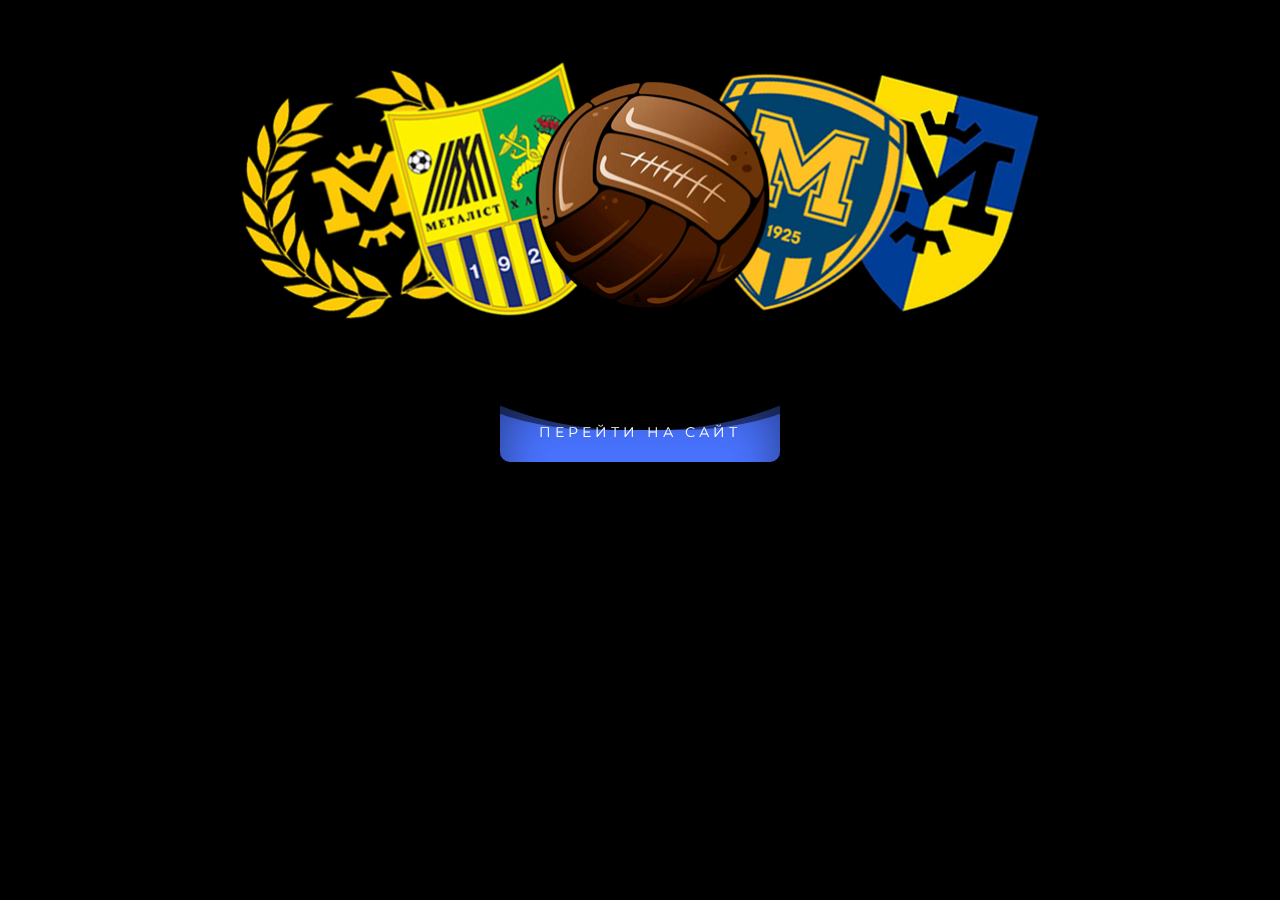
<file: index.html>
<!-- Сообщаем браузеру как стоит обрабатывать эту страницу -->
<!DOCTYPE html>
<!-- Оболочка документа, указываем язык содержимого -->
<html lang="ru">
	<!-- Заголовок страницы, контейнер для других важных данных (не отображается) -->
	<head>
		<!-- Заголовок страницы в браузере -->
		<title>Welcome</title>
		<!-- Подключаем CSS -->
		<link rel="stylesheet" href="css/style.css" />
		<!-- Кодировка страницы -->
		<meta http-equiv="Content-type" content="text/html;charset=UTF-8" />
	</head>
	<!-- Отображаемое тело страницы -->
<body>
	<header>
		<div class="shapka">
			<div class="shapka__logo">
				<img src="img/logo.png" alt="" class="logomkh">
			</div>
		</div>
	</header>
	<div class="wrapper">
		<a href="main/main.html" class="knopka">
			<span class="knopka__text">Перейти на сайт</span>
			<span class="knopka__wave"></span>
		</a>
	</div>
</body>
</html>
</file>
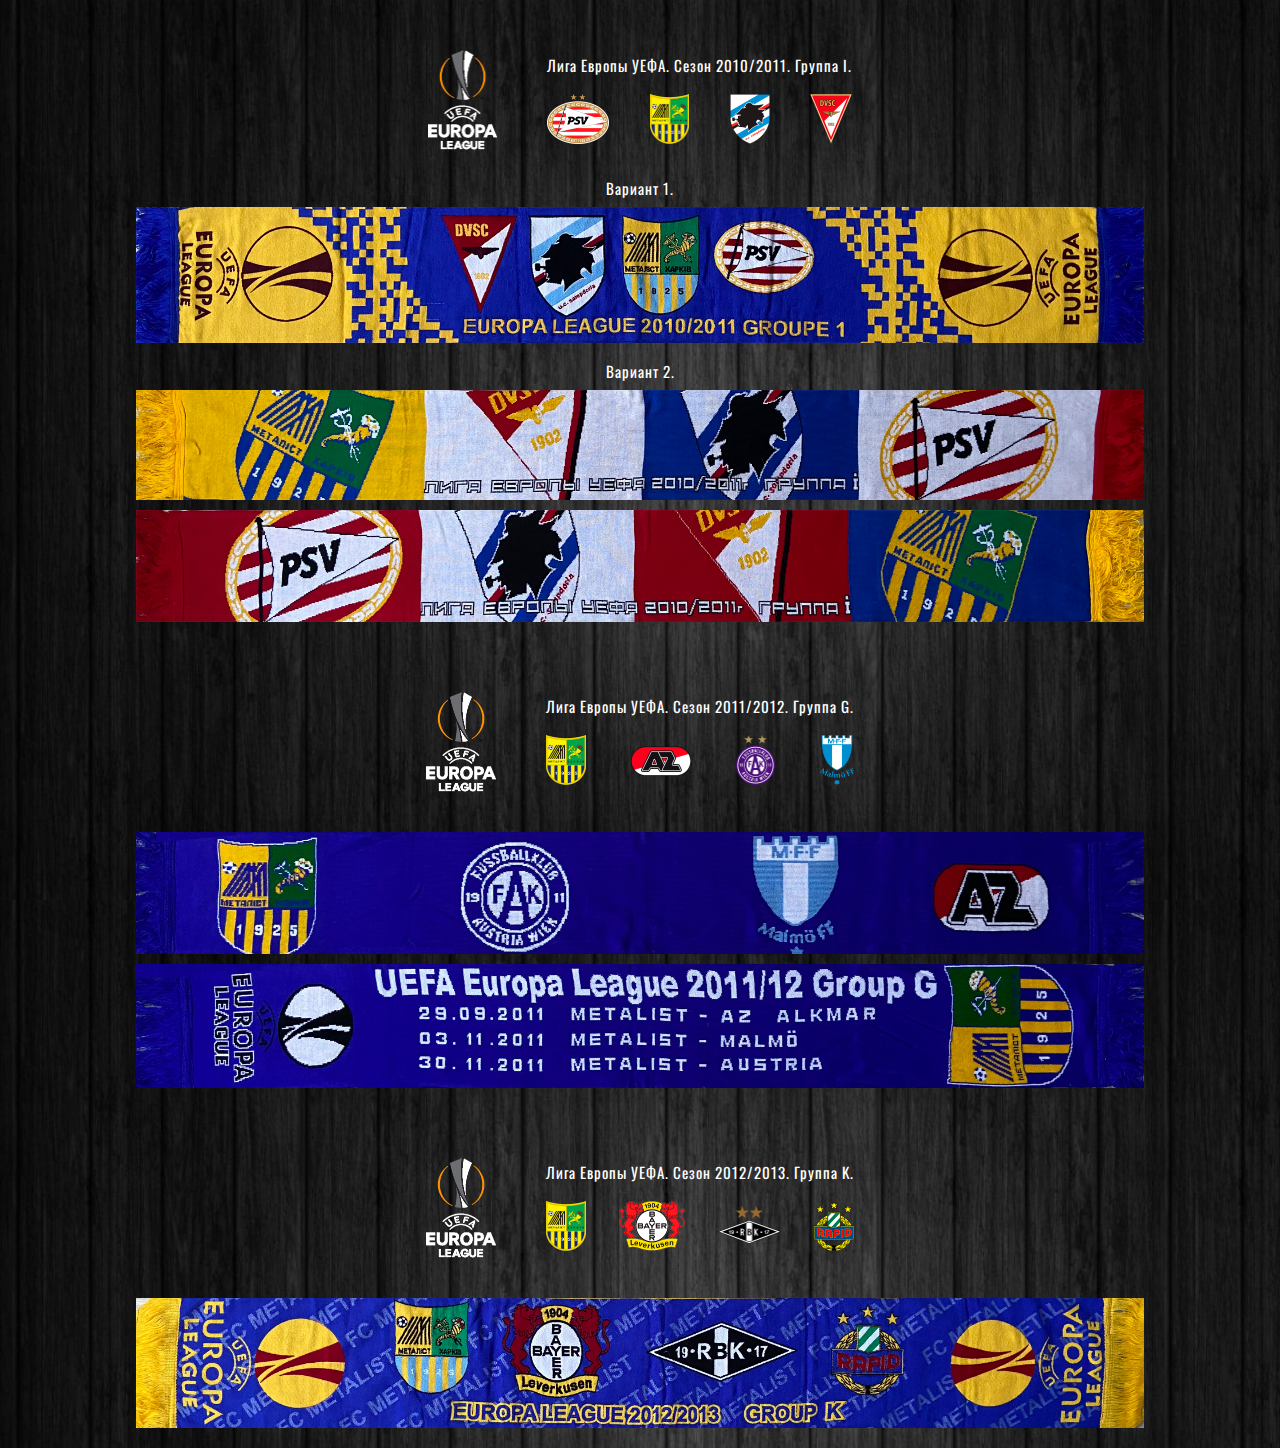
<file: main/league.html>
<!-- Сообщаем браузеру как стоит обрабатывать эту страницу -->
<!DOCTYPE html>
<!-- Оболочка документа, указываем язык содержимого -->
<html lang="ru">
	<!-- Заголовок страницы, контейнер для других важных данных (не отображается) -->
	<head>
		<!-- Заголовок страницы в браузере -->
		<title>League</title>
		<!-- Подключаем CSS -->
		<link rel="stylesheet" href="../css/league.css" />
		<!-- Кодировка страницы -->
		<meta http-equiv="Content-type" content="text/html;charset=UTF-8" />
	</head>
	<!-- Отображаемое тело страницы -->
<body>
	<header></header>
	<div class="wrapper">
		<div class="scarves">
			<div class="osnova">
				<div class="osnova__logo">
					<img src="../img/league/europa_league2.png" alt="">
				</div>
				<div class="osnova__text">
					<div class="osnova__text__txt">Лига Европы УЕФА. Сезон 2010/2011. Группа I.</div>
					<div class="osnova__text__logo">
						<div class="clubs"><img src="../img/clubs/league/psv.png" alt=""></div>
						<div class="clubs"><img src="../img/clubs/metal/metalist.png" alt=""></div>
						<div class="clubs"><img src="../img/clubs/league/sampdoria.png" alt=""></div>
						<div class="clubs"><img src="../img/clubs/league/debrecen.png" alt=""></div>
					</div>
				</div>
			</div>
			<div class="scarf">
				<div class="scarf__text">Вариант 1.</div>
				<div class="scarf__picture">
					<img src="../img/scarf/uefa/2010-2011w1.jpg" alt="">
				</div>
			</div>
			<div class="scarf">
				<div class="scarf__text">Вариант 2.</div>
				<div class="scarf__picture">
					<img src="../img/scarf/uefa/2010-2011w2.jpg" alt="">
					<img src="../img/scarf/uefa/2010-2011w3.jpg" alt="">
				</div>
			</div>
		</div>
		<div class="scarves">
			<div class="osnova">
				<div class="osnova__logo">
					<img src="../img/league/europa_league2.png" alt="">
				</div>
				<div class="osnova__text">
					<div class="osnova__text__txt">Лига Европы УЕФА. Сезон 2011/2012. Группа G.</div>
					<div class="osnova__text__logo">
						<div class="clubs"><img src="../img/clubs/metal/metalist.png" alt=""></div>
						<div class="clubs"><img src="../img/clubs/league/az.png" alt=""></div>
						<div class="clubs"><img src="../img/clubs/league/austria.png" alt=""></div>
						<div class="clubs"><img src="../img/clubs/league/malmo.png" alt=""></div>
					</div>
				</div>
			</div>
			<div class="scarf">
				<div class="scarf__picture">
					<img src="../img/scarf/uefa/2011-2012w1.jpg" alt="">
					<img src="../img/scarf/uefa/2011-2012w2.jpg" alt="">
				</div>
			</div>
		</div>
		<div class="scarves">
			<div class="osnova">
				<div class="osnova__logo">
					<img src="../img/league/europa_league2.png" alt="">
				</div>
				<div class="osnova__text">
					<div class="osnova__text__txt">Лига Европы УЕФА. Сезон 2012/2013. Группа K.</div>
					<div class="osnova__text__logo">
						<div class="clubs"><img src="../img/clubs/metal/metalist.png" alt=""></div>
						<div class="clubs"><img src="../img/clubs/league/bayer.png" alt=""></div>
						<div class="clubs"><img src="../img/clubs/league/rosenborg.png" alt=""></div>
						<div class="clubs"><img src="../img/clubs/league/rapid.png" alt=""></div>
					</div>
				</div>
			</div>
			<div class="scarf">
				<div class="scarf__picture">
					<img src="../img/scarf/uefa/2012-2013.jpg" alt="">
				</div>
			</div>
		</div>
		<!--<div class="navigation">
			<div class="zagolovok">Навигация по сезонам:</div>
			<div class="turniry">
				<div class="season">
					<div class="logo">
						<img src="../img/league/uefa_cup.png" alt="">
					</div>
					<div class="number">07/08</div>
				</div>
				<div class="season">
					<div class="logo">
						<a href=""><img src="../img/league/uefa_cup.png" alt=""></a>
					</div>
					<div class="number">08/09</div>
				</div>
				<div class="season">
					<div class="logo">
						<img src="../img/league/europa_league.png" alt="">
					</div>
					<div class="number">09/10</div>
				</div>
				<div class="season">
					<div class="logo">
						<a href=""><img src="../img/league/europa_league.png" alt=""></a>
					</div>
					<div class="number">10/11</div>
				</div>
				<div class="season">
					<div class="logo">
						<a href=""><img src="../img/league/europa_league.png" alt=""></a>
					</div>
					<div class="number">11/12</div>
				</div>
				<div class="season">
					<div class="logo">
						<a href=""><img src="../img/league/europa_league.png" alt=""></a>
					</div>
					<div class="number">12/13</div>
				</div>
				<div class="season">
					<div class="logo">
						<img src="../img/league/champions.png" alt="">
					</div>
					<div class="number">13/14</div>
				</div>
				<div class="season">
					<div class="logo">
						<img src="../img/league/europa_league.png" alt="">
					</div>
					<div class="number">14/15</div>
				</div>
			</div>
		</div>-->
	</div>
	<footer></footer>
</body>
</html>
</file>
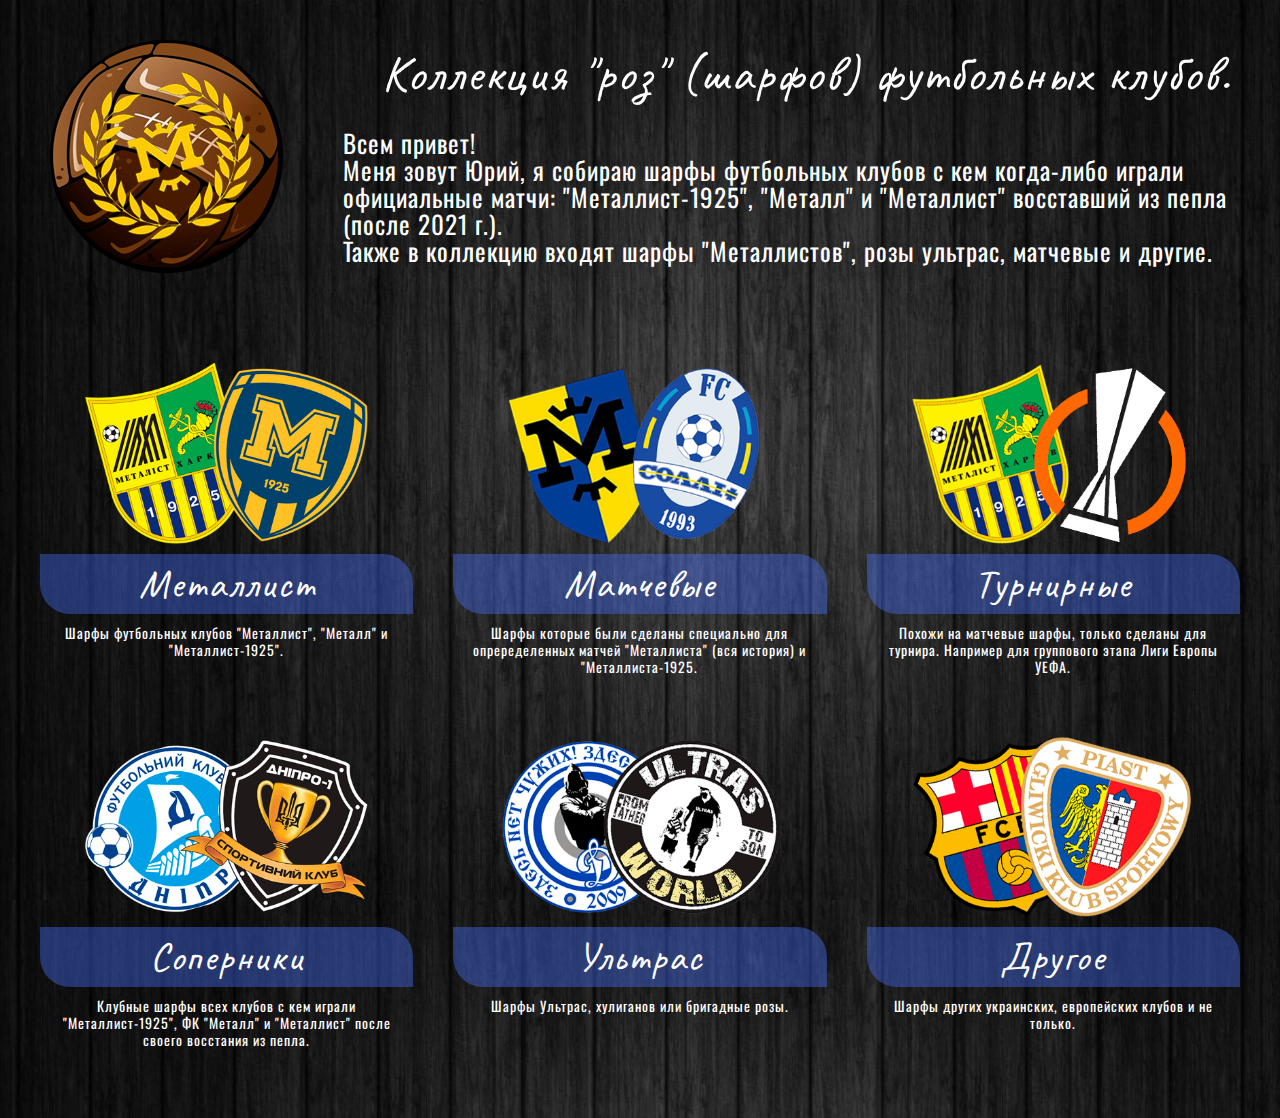
<file: main/main.html>
<!-- Сообщаем браузеру как стоит обрабатывать эту страницу -->
<!DOCTYPE html>
<!-- Оболочка документа, указываем язык содержимого -->
<html lang="ru">
	<!-- Заголовок страницы, контейнер для других важных данных (не отображается) -->
	<head>
		<!-- Заголовок страницы в браузере -->
		<title>Welcome</title>
		<!-- Подключаем CSS -->
		<link rel="stylesheet" href="../css/main.css" />
		<!-- Кодировка страницы -->
		<meta http-equiv="Content-type" content="text/html;charset=UTF-8" />
	</head>
	<!-- Отображаемое тело страницы -->
<body>
	<header>
		<div class="logo">
			<img src="../img/logo_main.png" alt="">
		</div>
		<div class="glavnoe">
			<h1>Коллекция "роз" (шарфов) футбольных клубов.</h1>
			<div class="text">
				<p>Всем привет! <br>Меня зовут Юрий, я собираю шарфы футбольных клубов с кем когда-либо играли официальные матчи:
							"Металлист-1925", "Металл" и "Металлист" восставший из пепла (после 2021 г.).</p>
				<p>Также в коллекцию входят шарфы "Металлистов", розы ультрас, матчевые и другие.</p>
				
			</div>	
		</div>
	</header>
	<div class="wrapper">
		<div class="block">
			<div class="block__one metalist">
				<div class="emblem">
					<a href="../main/metalist.html"><img src="../img/main/metal.png" alt=""></a>
				</div>
				<div class="zagolovok">
					<h2>Металлист</h2>
				</div>
				<div class="text">Шарфы футбольных клубов "Металлист", "Металл" и "Металлист-1925".
				</div>
			</div>
			<div class="block__one match">
				<div class="emblem">
					<a href="match.html"><img src="../img/main/match.png" alt=""></a>
				</div>
				<div class="zagolovok">
					<h2>Матчевые</h2>
				</div>
				<div class="text">Шарфы которые были сделаны специально для опреределенных матчей "Металлиста" (вся история) и "Металлиста-1925.
				</div>
			</div>
			<div class="block__one league">
				<div class="emblem">
					<a href="../main/league.html"><img src="../img/main/uefa.png" alt=""></a>
				</div>
				<div class="zagolovok">
					<h2>Турнирные</h2>
				</div>
				<div class="text">Похожи на матчевые шарфы, только сделаны для турнира. Например для группового этапа Лиги Европы УЕФА.
				</div>
			</div>
		</div>
		<div class="block">
			<div class="block__one clubs">
				<div class="emblem">
					<a href="../main/clubs.html"><img src="../img/main/upl.png" alt=""></a>
				</div>
				<div class="zagolovok">
					<h2>Соперники</h2>
				</div>
				<div class="text">Клубные шарфы всех клубов с кем играли "Металлист-1925", ФК "Металл" и "Металлист" после своего восстания из пепла.
				</div>
			</div>
			<div class="block__one ultras">
				<div class="emblem">
					<a href="../main/ultras.html"><img src="../img/main/ultras.png" alt=""></a>
				</div>
				<div class="zagolovok">
					<h2>Ультрас</h2>
				</div>
				<div class="text">Шарфы Ультрас, хулиганов или бригадные розы.
				</div>
			</div>
			<div class="block__one europe">
				<div class="emblem">
					<a href="../main/europe.html"><img src="../img/main/drugie.png" alt=""></a>
				</div>
				<div class="zagolovok">
					<h2>Другое</h2>
				</div>
				<div class="text">Шарфы других украинских, европейских клубов и не только.
				</div>
			</div>	
		</div>
	</div>
	<footer></footer>
</body>
</html>
</file>
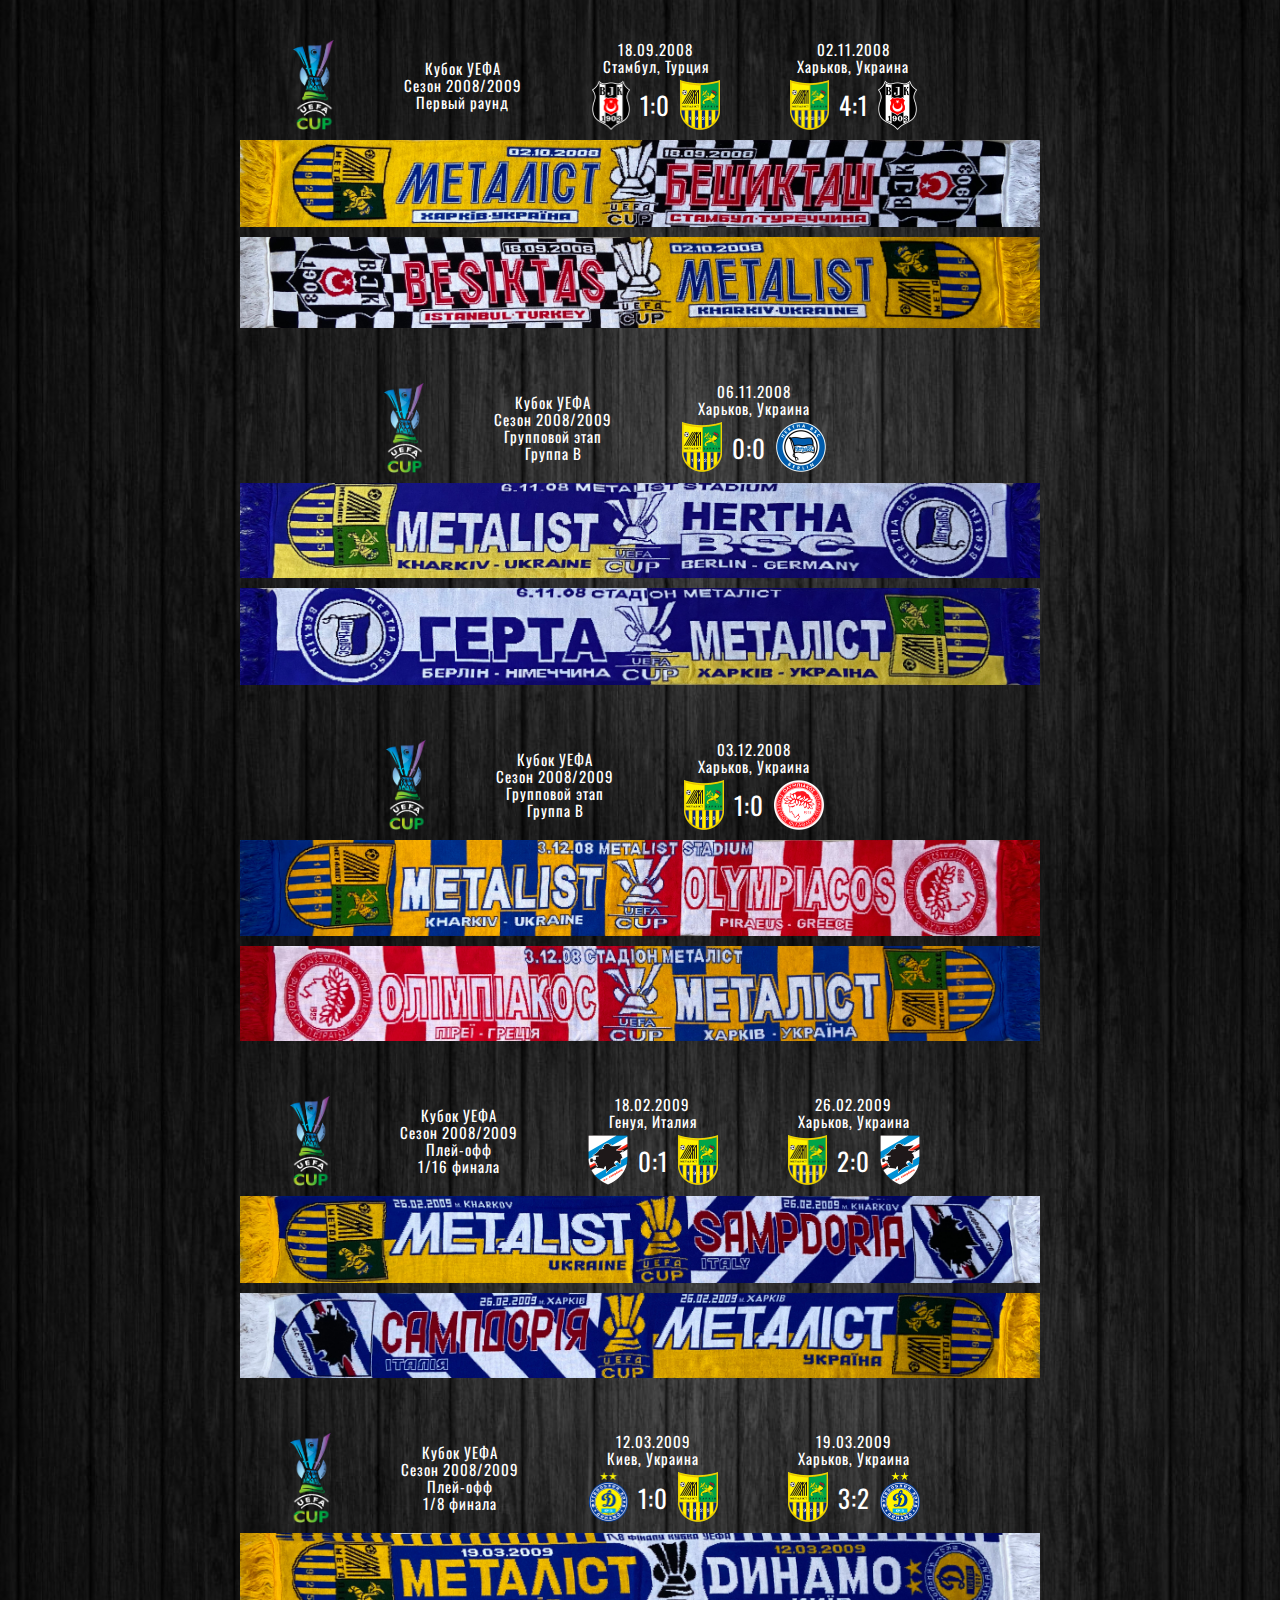
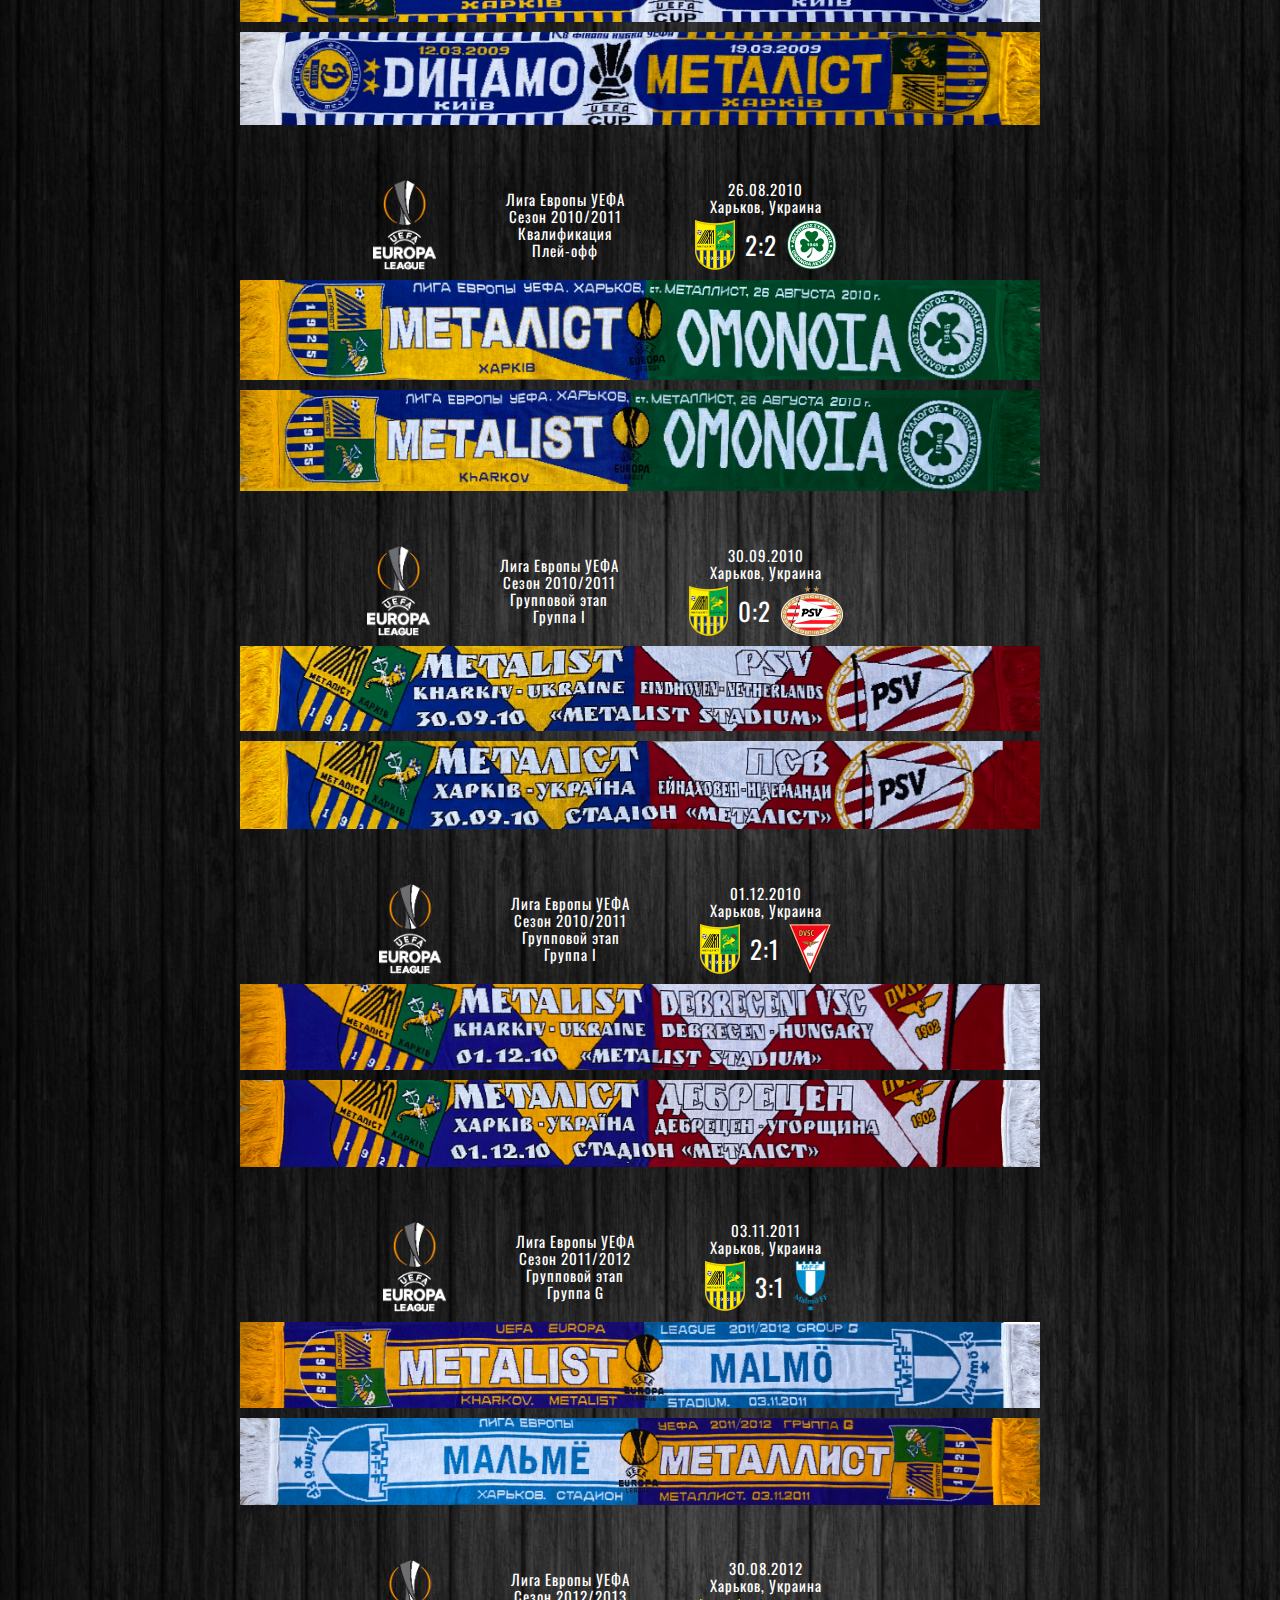
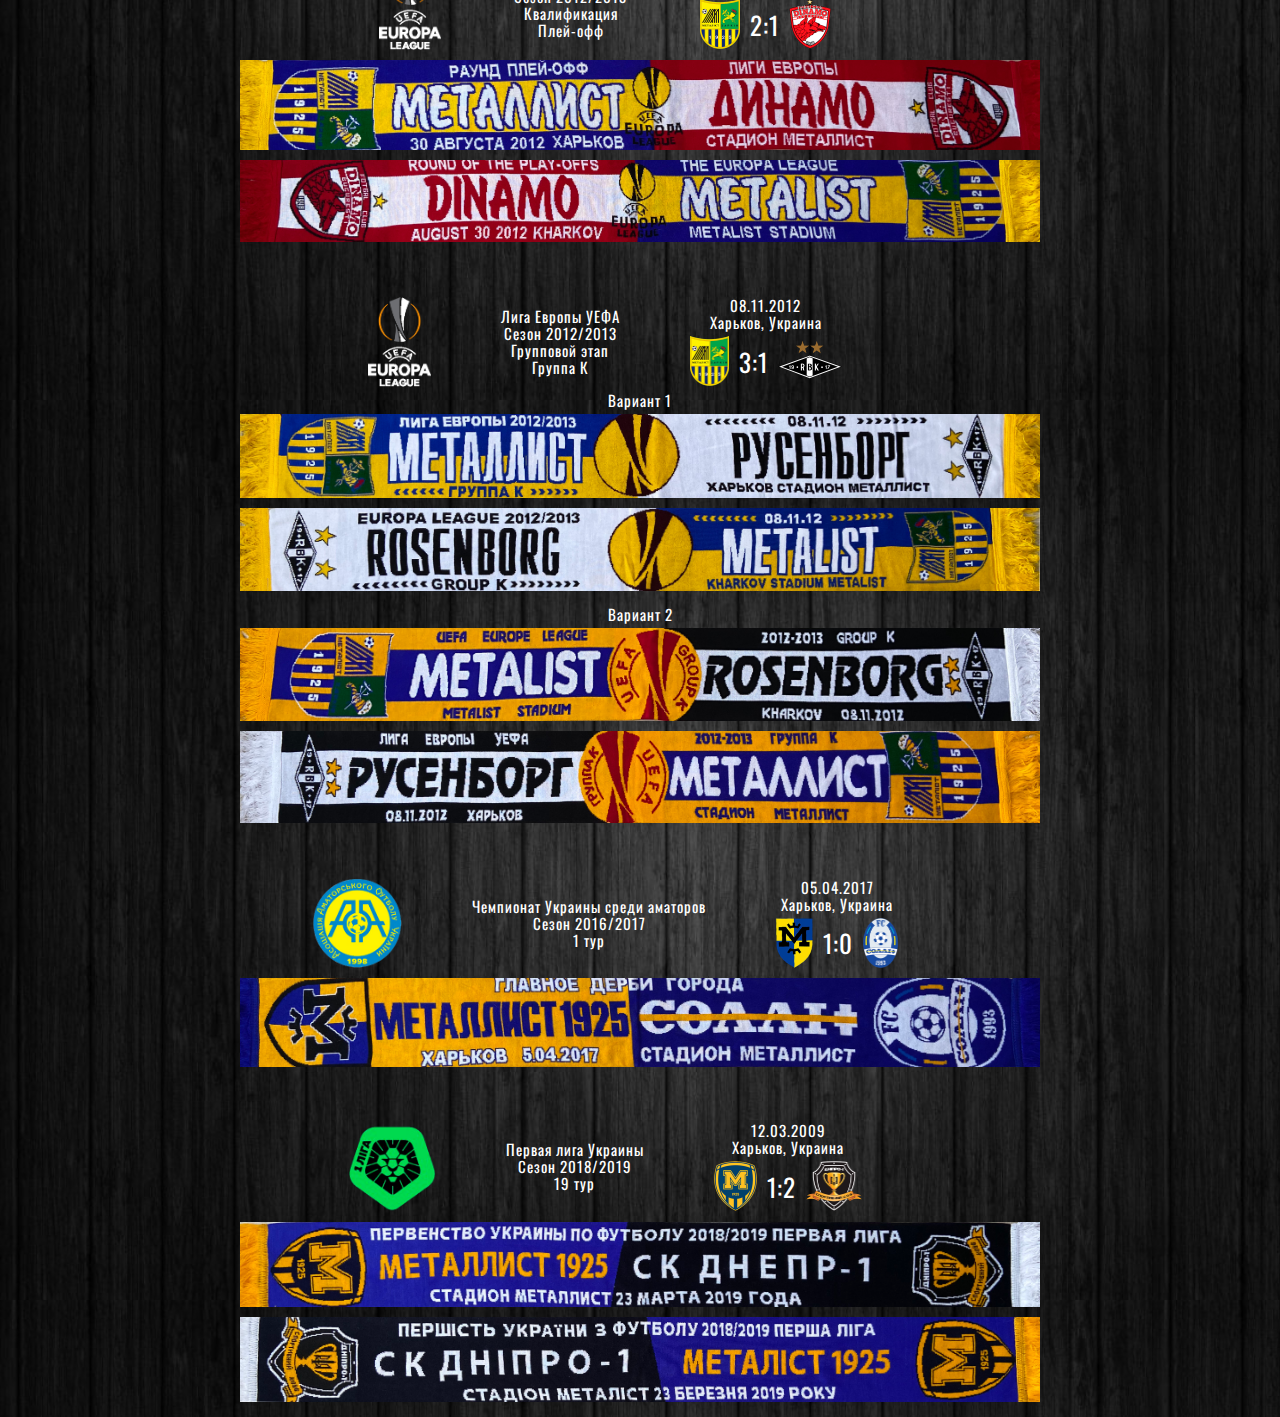
<file: main/match.html>
<!-- Сообщаем браузеру как стоит обрабатывать эту страницу -->
<!DOCTYPE html>
<!-- Оболочка документа, указываем язык содержимого -->
<html lang="ru">
	<!-- Заголовок страницы, контейнер для других важных данных (не отображается) -->
	<head>
		<!-- Заголовок страницы в браузере -->
		<title>Match scarf</title>
		<!-- Подключаем CSS -->
		<link rel="stylesheet" href="../css/match.css" />
		<!-- Кодировка страницы -->
		<meta http-equiv="Content-type" content="text/html;charset=UTF-8" />
	</head>
	<!-- Отображаемое тело страницы -->
<body>
	<header></header>
	<div class="wrapper">
		<div class="scarves">
			<div class="osnova">
				<div class="osnova__logo">
					<img src="../img/league/uefa_cup.png" alt="">
				</div>
				<div class="osnova__logo">Кубок УЕФА<br>Сезон 2008/2009<br>Первый раунд</div>
				<div class="osnova__text">
					<div class="osnova__text__txt">18.09.2008<br>Стамбул, Турция</div>
					<div class="osnova__text__logo">
						<div class="clubs"><img src="../img/clubs/league/besiktas.png" alt=""></div>
						<div class="clubs shet">1:0</div>
						<div class="clubs"><img src="../img/clubs/metal/metalist.png" alt=""></div>
					</div>
				</div>
				<div class="osnova__text">
					<div class="osnova__text__txt">02.11.2008<br>Харьков, Украина</div>
					<div class="osnova__text__logo">
						<div class="clubs"><img src="../img/clubs/metal/metalist.png" alt=""></div>
						<div class="clubs shet">4:1</div>
						<div class="clubs"><img src="../img/clubs/league/besiktas.png" alt=""></div>
					</div>
				</div>
			</div>
			<div class="scarf">
				<div class="scarf__picture">
					<img src="../img/scarf/match/besiktas.jpg" alt="">
					<img src="../img/scarf/match/besiktas2.jpg" alt="">
				</div>
			</div>
		</div>
		<div class="scarves">
			<div class="osnova">
				<div class="osnova__logo">
					<img src="../img/league/uefa_cup.png" alt="">
				</div>
				<div class="osnova__logo">Кубок УЕФА<br>Сезон 2008/2009<br>Групповой этап<br>Группа В</div>
				<div class="osnova__text">
					<div class="osnova__text__txt">06.11.2008<br>Харьков, Украина</div>
					<div class="osnova__text__logo">
						<div class="clubs"><img src="../img/clubs/metal/metalist.png" alt=""></div>
						<div class="clubs shet">0:0</div>
						<div class="clubs"><img src="../img/clubs/league/herta.png" alt=""></div>
					</div>
				</div>
			</div>
			<div class="scarf">
				<div class="scarf__picture">
					<img src="../img/scarf/match/herta1.jpg" alt="">
					<img src="../img/scarf/match/herta2.jpg" alt="">
				</div>
			</div>
		</div>
		<div class="scarves">
			<div class="osnova">
				<div class="osnova__logo">
					<img src="../img/league/uefa_cup.png" alt="">
				</div>
				<div class="osnova__logo">Кубок УЕФА<br>Сезон 2008/2009<br>Групповой этап<br>Группа В</div>
				<div class="osnova__text">
					<div class="osnova__text__txt">03.12.2008<br>Харьков, Украина</div>
					<div class="osnova__text__logo">
						<div class="clubs"><img src="../img/clubs/metal/metalist.png" alt=""></div>
						<div class="clubs shet">1:0</div>
						<div class="clubs"><img src="../img/clubs/league/olimpiakos.png" alt=""></div>
					</div>
				</div>
			</div>
			<div class="scarf">
				<div class="scarf__picture">
					<img src="../img/scarf/match/olimpiakos1.jpg" alt="">
					<img src="../img/scarf/match/olimpiakos2.jpg" alt="">
				</div>
			</div>
		</div>
		<div class="scarves">
			<div class="osnova">
				<div class="osnova__logo">
					<img src="../img/league/uefa_cup.png" alt="">
				</div>
				<div class="osnova__logo">Кубок УЕФА<br>Сезон 2008/2009<br>Плей-офф<br>1/16 финала</div>
				<div class="osnova__text">
					<div class="osnova__text__txt">18.02.2009<br>Генуя, Италия</div>
					<div class="osnova__text__logo">
						<div class="clubs"><img src="../img/clubs/league/sampdoria.png" alt=""></div>
						<div class="clubs shet">0:1</div>
						<div class="clubs"><img src="../img/clubs/metal/metalist.png" alt=""></div>
					</div>
				</div>
				<div class="osnova__text">
					<div class="osnova__text__txt">26.02.2009<br>Харьков, Украина</div>
					<div class="osnova__text__logo">
						<div class="clubs"><img src="../img/clubs/metal/metalist.png" alt=""></div>
						<div class="clubs shet">2:0</div>
						<div class="clubs"><img src="../img/clubs/league/sampdoria.png" alt=""></div>
					</div>
				</div>
			</div>
			<div class="scarf">
				<div class="scarf__picture">
					<img src="../img/scarf/match/sampdoria.jpg" alt="">
					<img src="../img/scarf/match/sampdoria2.jpg" alt="">
				</div>
			</div>
		</div>
		<div class="scarves">
			<div class="osnova">
				<div class="osnova__logo">
					<img src="../img/league/uefa_cup.png" alt="">
				</div>
				<div class="osnova__logo">Кубок УЕФА<br>Сезон 2008/2009<br>Плей-офф<br>1/8 финала</div>
				<div class="osnova__text">
					<div class="osnova__text__txt">12.03.2009<br>Киев, Украина</div>
					<div class="osnova__text__logo">
						<div class="clubs"><img src="../img/clubs/league/dynamo.png" alt=""></div>
						<div class="clubs shet">1:0</div>
						<div class="clubs"><img src="../img/clubs/metal/metalist.png" alt=""></div>
					</div>
				</div>
				<div class="osnova__text">
					<div class="osnova__text__txt">19.03.2009<br>Харьков, Украина</div>
					<div class="osnova__text__logo">
						<div class="clubs"><img src="../img/clubs/metal/metalist.png" alt=""></div>
						<div class="clubs shet">3:2</div>
						<div class="clubs"><img src="../img/clubs/league/dynamo.png" alt=""></div>
					</div>
				</div>
			</div>
			<div class="scarf">
				<div class="scarf__picture">
					<img src="../img/scarf/match/dynamo1.jpg" alt="">
					<img src="../img/scarf/match/dynamo2.jpg" alt="">
				</div>
			</div>
		</div>
		<div class="scarves">
			<div class="osnova">
				<div class="osnova__logo">
					<img src="../img/league/europa_league2.png" alt="">
				</div>
				<div class="osnova__logo">Лига Европы УЕФА<br>Сезон 2010/2011<br>Квалификация<br>Плей-офф</div>
				<div class="osnova__text">
					<div class="osnova__text__txt">26.08.2010<br>Харьков, Украина</div>
					<div class="osnova__text__logo">
						<div class="clubs"><img src="../img/clubs/metal/metalist.png" alt=""></div>
						<div class="clubs shet">2:2</div>
						<div class="clubs"><img src="../img/clubs/league/omonia.png" alt=""></div>
					</div>
				</div>
			</div>
			<div class="scarf">
				<div class="scarf__picture">
					<img src="../img/scarf/match/omonia.jpg" alt="">
					<img src="../img/scarf/match/omonia2.jpg" alt="">
				</div>
			</div>
		</div>
		<div class="scarves">
			<div class="osnova">
				<div class="osnova__logo">
					<img src="../img/league/europa_league2.png" alt="">
				</div>
				<div class="osnova__logo">Лига Европы УЕФА<br>Сезон 2010/2011<br>Групповой этап<br>Группа I</div>
				<div class="osnova__text">
					<div class="osnova__text__txt">30.09.2010<br>Харьков, Украина</div>
					<div class="osnova__text__logo">
						<div class="clubs"><img src="../img/clubs/metal/metalist.png" alt=""></div>
						<div class="clubs shet">0:2</div>
						<div class="clubs"><img src="../img/clubs/league/psv.png" alt=""></div>
					</div>
				</div>
			</div>
			<div class="scarf">
				<div class="scarf__picture">
					<img src="../img/scarf/match/psv1.jpg" alt="">
					<img src="../img/scarf/match/psv2.jpg" alt="">
				</div>
			</div>
		</div>
		<div class="scarves">
			<div class="osnova">
				<div class="osnova__logo">
					<img src="../img/league/europa_league2.png" alt="">
				</div>
				<div class="osnova__logo">Лига Европы УЕФА<br>Сезон 2010/2011<br>Групповой этап<br>Группа I</div>
				<div class="osnova__text">
					<div class="osnova__text__txt">01.12.2010<br>Харьков, Украина</div>
					<div class="osnova__text__logo">
						<div class="clubs"><img src="../img/clubs/metal/metalist.png" alt=""></div>
						<div class="clubs shet">2:1</div>
						<div class="clubs"><img src="../img/clubs/league/debrecen.png" alt=""></div>
					</div>
				</div>
			</div>
			<div class="scarf">
				<div class="scarf__picture">
					<img src="../img/scarf/match/debrecen.jpg" alt="">
					<img src="../img/scarf/match/debrecen1.jpg" alt="">
				</div>
			</div>
		</div>
		<div class="scarves">
			<div class="osnova">
				<div class="osnova__logo">
					<img src="../img/league/europa_league2.png" alt="">
				</div>
				<div class="osnova__logo">Лига Европы УЕФА<br>Сезон 2011/2012<br>Групповой этап<br>Группа G</div>
				<div class="osnova__text">
					<div class="osnova__text__txt">03.11.2011<br>Харьков, Украина</div>
					<div class="osnova__text__logo">
						<div class="clubs"><img src="../img/clubs/metal/metalist.png" alt=""></div>
						<div class="clubs shet">3:1</div>
						<div class="clubs"><img src="../img/clubs/league/malmo.png" alt=""></div>
					</div>
				</div>
			</div>
			<div class="scarf">
				<div class="scarf__picture">
					<img src="../img/scarf/match/malmo1.jpg" alt="">
					<img src="../img/scarf/match/malmo2.jpg" alt="">
				</div>
			</div>
		</div>
		<div class="scarves">
			<div class="osnova">
				<div class="osnova__logo">
					<img src="../img/league/europa_league2.png" alt="">
				</div>
				<div class="osnova__logo">Лига Европы УЕФА<br>Сезон 2012/2013<br>Квалификация<br>Плей-офф</div>
				<div class="osnova__text">
					<div class="osnova__text__txt">30.08.2012<br>Харьков, Украина</div>
					<div class="osnova__text__logo">
						<div class="clubs"><img src="../img/clubs/metal/metalist.png" alt=""></div>
						<div class="clubs shet">2:1</div>
						<div class="clubs"><img src="../img/clubs/league/dynamo_buckh.png" alt=""></div>
					</div>
				</div>
			</div>
			<div class="scarf">
				<div class="scarf__picture">
					<img src="../img/scarf/match/bucharest1.jpg" alt="">
					<img src="../img/scarf/match/bucharest2.jpg" alt="">
				</div>
			</div>
		</div>
		<div class="scarves">
			<div class="osnova">
				<div class="osnova__logo">
					<img src="../img/league/europa_league2.png" alt="">
				</div>
				<div class="osnova__logo">Лига Европы УЕФА<br>Сезон 2012/2013<br>Групповой этап<br>Группа К</div>
				<div class="osnova__text">
					<div class="osnova__text__txt">08.11.2012<br>Харьков, Украина</div>
					<div class="osnova__text__logo">
						<div class="clubs"><img src="../img/clubs/metal/metalist.png" alt=""></div>
						<div class="clubs shet">3:1</div>
						<div class="clubs"><img src="../img/clubs/league/rosenborg.png" alt=""></div>
					</div>
				</div>
			</div>
			<div class="scarf">Вариант 1
				<div class="scarf__picture">
					<img src="../img/scarf/match/rosenborg1w2.jpg" alt="">
					<img src="../img/scarf/match/rosenborg1w1.jpg" alt="">
				</div>
			</div>
			<div class="scarf">Вариант 2
				<div class="scarf__picture">
					<img src="../img/scarf/match/rosenborg2w1.jpg" alt="">
					<img src="../img/scarf/match/rosenborg2w2.jpg" alt="">
				</div>
			</div>
		</div>
		<div class="scarves">
			<div class="osnova">
				<div class="osnova__logo">
					<img src="../img/league/aafu.png" alt="">
				</div>
				<div class="osnova__logo">Чемпионат Украины среди аматоров<br>Сезон 2016/2017<br>1 тур</div>
				<div class="osnova__text">
					<div class="osnova__text__txt">05.04.2017<br>Харьков, Украина</div>
					<div class="osnova__text__logo">
						<div class="clubs"><img src="../img/clubs/metal/metal1925.png" alt=""></div>
						<div class="clubs shet">1:0</div>
						<div class="clubs"><img src="../img/clubs/ua/solli.png" alt=""></div>
					</div>
				</div>
			</div>
			<div class="scarf">
				<div class="scarf__picture">
					<img src="../img/scarf/match/solli.jpg" alt="">
				</div>
			</div>
		</div>
		<div class="scarves">
			<div class="osnova">
				<div class="osnova__logo">
					<img src="../img/league/league1.png" alt="">
				</div>
				<div class="osnova__logo">Первая лига Украины<br>Сезон 2018/2019<br>19 тур</div>
				<div class="osnova__text">
					<div class="osnova__text__txt">12.03.2009<br>Харьков, Украина</div>
					<div class="osnova__text__logo">
						<div class="clubs"><img src="../img/clubs/metal/metalist1925.png" alt=""></div>
						<div class="clubs shet">1:2</div>
						<div class="clubs"><img src="../img/clubs/ua/sc-dnipro1.png" alt=""></div>
					</div>
				</div>
			</div>
			<div class="scarf">
				<div class="scarf__picture">
					<img src="../img/scarf/match/scdnipro1.jpg" alt="">
					<img src="../img/scarf/match/scdnipro2.jpg" alt="">
				</div>
			</div>
		</div>
		<!--<div class="navigation">
			<div class="zagolovok">Навигация по сезонам:</div>
			<div class="turniry">
				<div class="season">
					<div class="logo">
						<img src="../img/league/uefa_cup.png" alt="">
					</div>
					<div class="number">07/08</div>
				</div>
				<div class="season">
					<div class="logo">
						<a href=""><img src="../img/league/uefa_cup.png" alt=""></a>
					</div>
					<div class="number">08/09</div>
				</div>
				<div class="season">
					<div class="logo">
						<img src="../img/league/europa_league.png" alt="">
					</div>
					<div class="number">09/10</div>
				</div>
				<div class="season">
					<div class="logo">
						<a href=""><img src="../img/league/europa_league.png" alt=""></a>
					</div>
					<div class="number">10/11</div>
				</div>
				<div class="season">
					<div class="logo">
						<a href=""><img src="../img/league/europa_league.png" alt=""></a>
					</div>
					<div class="number">11/12</div>
				</div>
				<div class="season">
					<div class="logo">
						<a href=""><img src="../img/league/europa_league.png" alt=""></a>
					</div>
					<div class="number">12/13</div>
				</div>
				<div class="season">
					<div class="logo">
						<img src="../img/league/champions.png" alt="">
					</div>
					<div class="number">13/14</div>
				</div>
				<div class="season">
					<div class="logo">
						<img src="../img/league/europa_league.png" alt="">
					</div>
					<div class="number">14/15</div>
				</div>
			</div>
		</div>-->
	</div>
	<footer></footer>
</body>
</html>
</file>
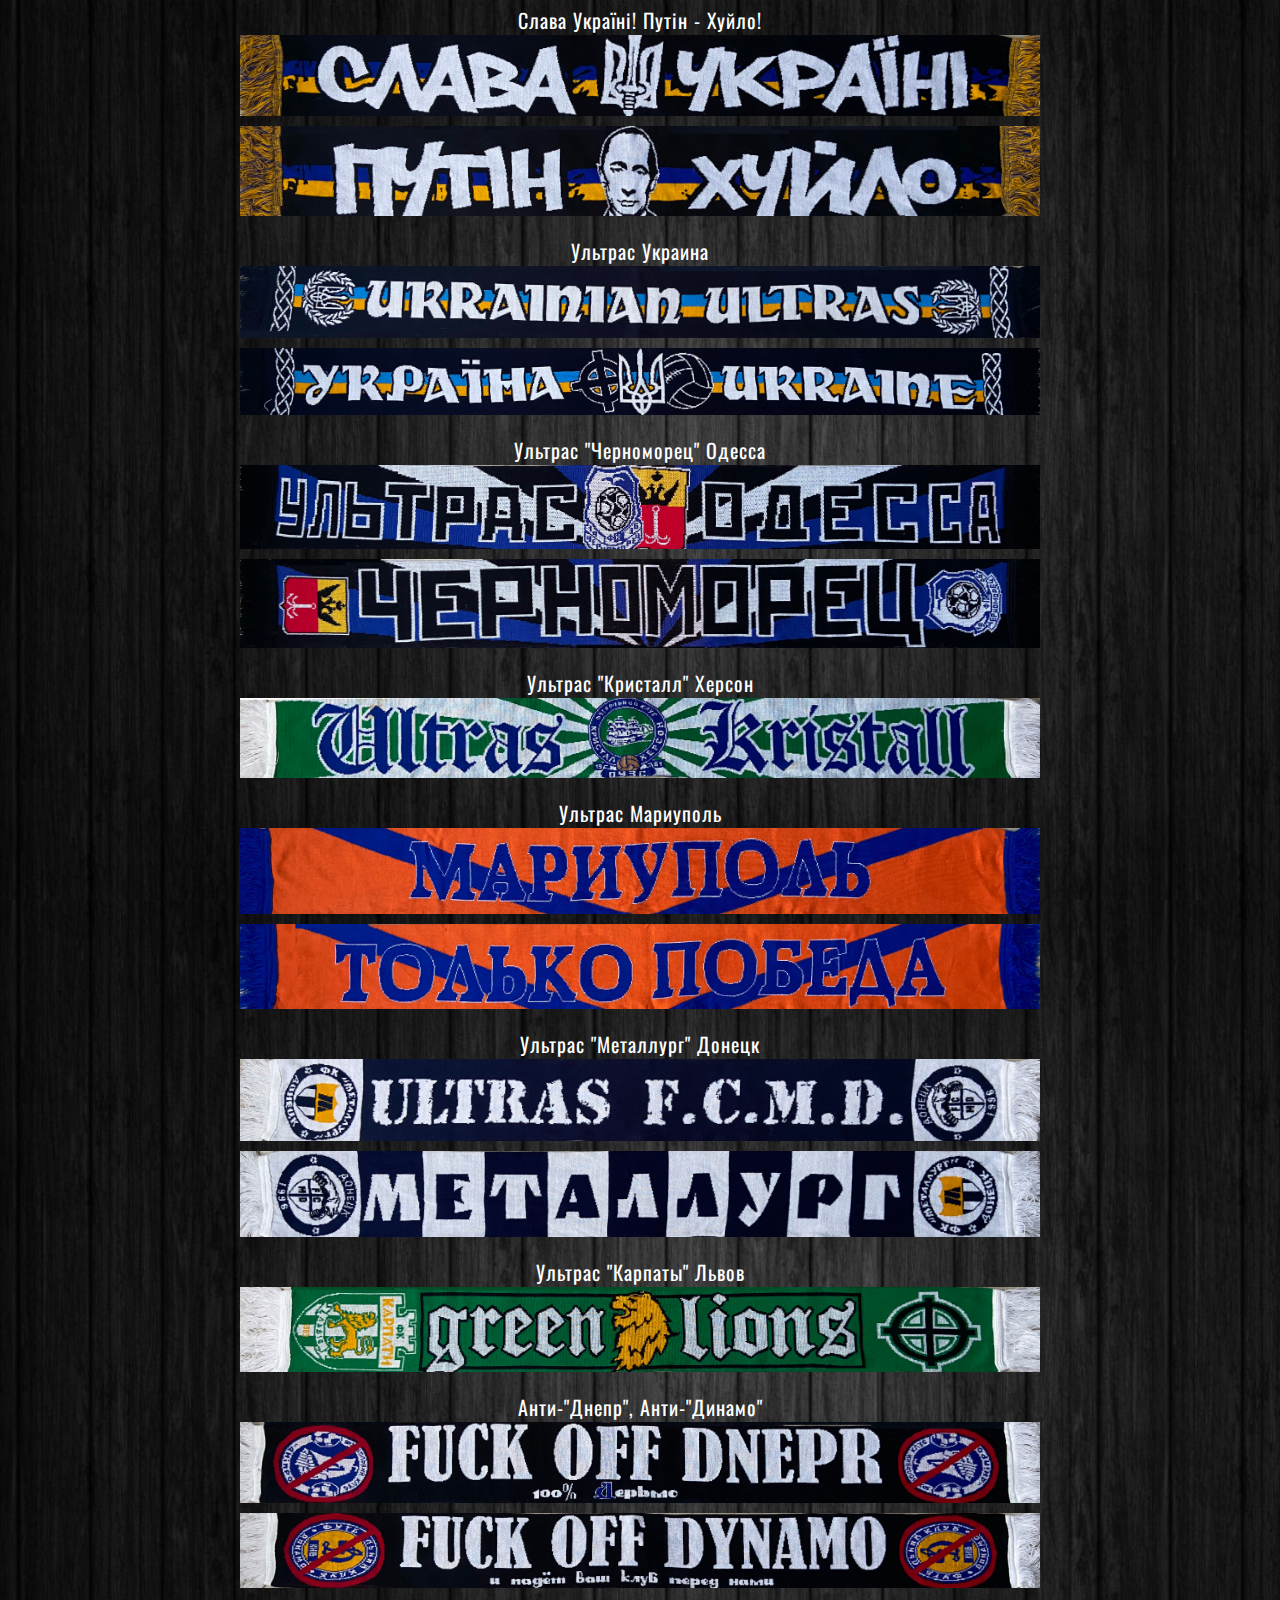
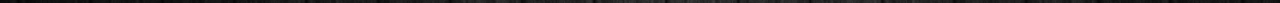
<file: main/ultras.html>
<!-- Сообщаем браузеру как стоит обрабатывать эту страницу -->
<!DOCTYPE html>
<!-- Оболочка документа, указываем язык содержимого -->
<html lang="ru">
	<!-- Заголовок страницы, контейнер для других важных данных (не отображается) -->
	<head>
		<!-- Заголовок страницы в браузере -->
		<title>Ultras</title>
		<!-- Подключаем CSS -->
		<link rel="stylesheet" href="../css/ultras.css" />
		<!-- Кодировка страницы -->
		<meta http-equiv="Content-type" content="text/html;charset=UTF-8" />
	</head>
	<!-- Отображаемое тело страницы -->
<body>
	<header></header>
	<div class="wrapper">
		<div class="scarves">
			<div class="scarf">Слава Україні! Путін - Хуйло!
				<div class="scarf__picture">
					<img src="../img/scarf/ultras/ukraine1w1.jpg" alt="">
					<img src="../img/scarf/ultras/ukraine2w1.jpg" alt="">
				</div>
			</div>
		</div>
		<div class="scarves">
			<div class="scarf">Ультрас Украина
				<div class="scarf__picture">
					<img src="../img/scarf/ultras/ukraine1w2.jpg" alt="">
					<img src="../img/scarf/ultras/ukraine2w2.jpg" alt="">
				</div>
			</div>
		</div>
		<div class="scarves">
			<div class="scarf">Ультрас "Черноморец" Одесса
				<div class="scarf__picture">
					<img src="../img/scarf/ultras/odessa1.jpg" alt="">
					<img src="../img/scarf/ultras/odessa2.jpg" alt="">
				</div>
			</div>
		</div>
		<div class="scarves">
			<div class="scarf">Ультрас "Кристалл" Херсон
				<div class="scarf__picture">
					<img src="../img/scarf/ultras/kristal.jpg" alt="">
				</div>
			</div>
		</div>
		<div class="scarves">
			<div class="scarf">Ультрас Мариуполь
				<div class="scarf__picture">
					<img src="../img/scarf/ultras/mariupol1.jpg" alt="">
					<img src="../img/scarf/ultras/mariupol.jpg" alt="">
				</div>
			</div>
		</div>
		<div class="scarves">
			<div class="scarf">Ультрас "Металлург" Донецк
				<div class="scarf__picture">
					<img src="../img/scarf/ultras/metadon1.jpg" alt="">
					<img src="../img/scarf/ultras/metadon2.jpg" alt="">
				</div>
			</div>
		</div>
		<div class="scarves">
			<div class="scarf">Ультрас "Карпаты" Львов
				<div class="scarf__picture">
					<img src="../img/scarf/ultras/karpaty.jpg" alt="">
				</div>
			</div>
		</div>
		<div class="scarves">
			<div class="scarf">Анти-"Днепр", Анти-"Динамо"
				<div class="scarf__picture">
					<img src="../img/scarf/ultras/antidnepr.jpg" alt="">
					<img src="../img/scarf/ultras/antidk.jpg" alt="">
				</div>
			</div>
		</div>
		<!--<div class="navigation">
			<div class="zagolovok">Навигация по сезонам:</div>
			<div class="turniry">
				<div class="season">
					<div class="logo">
						<img src="../img/league/uefa_cup.png" alt="">
					</div>
					<div class="number">07/08</div>
				</div>
				<div class="season">
					<div class="logo">
						<a href=""><img src="../img/league/uefa_cup.png" alt=""></a>
					</div>
					<div class="number">08/09</div>
				</div>
				<div class="season">
					<div class="logo">
						<img src="../img/league/europa_league.png" alt="">
					</div>
					<div class="number">09/10</div>
				</div>
				<div class="season">
					<div class="logo">
						<a href=""><img src="../img/league/europa_league.png" alt=""></a>
					</div>
					<div class="number">10/11</div>
				</div>
				<div class="season">
					<div class="logo">
						<a href=""><img src="../img/league/europa_league.png" alt=""></a>
					</div>
					<div class="number">11/12</div>
				</div>
				<div class="season">
					<div class="logo">
						<a href=""><img src="../img/league/europa_league.png" alt=""></a>
					</div>
					<div class="number">12/13</div>
				</div>
				<div class="season">
					<div class="logo">
						<img src="../img/league/champions.png" alt="">
					</div>
					<div class="number">13/14</div>
				</div>
				<div class="season">
					<div class="logo">
						<img src="../img/league/europa_league.png" alt="">
					</div>
					<div class="number">14/15</div>
				</div>
			</div>
		</div>-->
	</div>
	<footer></footer>
</body>
</html>
</file>
<file: css/style.css>
@charset "UTF-8";
/*Обнуление*/
@import url("https://fonts.googleapis.com/css2?family=Montserrat&display=swap");
* {
  padding: 0;
  margin: 0;
  border: 0;
}

*, *:before, *:after {
  -webkit-box-sizing: border-box;
  box-sizing: border-box;
}

:focus, :active {
  outline: none;
}

a:focus, a:active {
  outline: none;
}

nav, footer, header, aside {
  display: block;
}

html, body {
  height: 100%;
  width: 100%;
  font-size: 100%;
  line-height: 1;
  font-size: 14px;
  -ms-text-size-adjust: 100%;
  -moz-text-size-adjust: 100%;
  -webkit-text-size-adjust: 100%;
}

input, button, textarea {
  font-family: inherit;
}

input::-ms-clear {
  display: none;
}

button {
  cursor: pointer;
}

button::-moz-focus-inner {
  padding: 0;
  border: 0;
}

a, a:visited {
  text-decoration: none;
}

a:hover {
  text-decoration: none;
}

ul li {
  list-style: none;
}

img {
  vertical-align: top;
}

h1, h2, h3, h4, h5, h6 {
  font-size: inherit;
  font-weight: inherit;
}

/*--------------------*/
html {
  height: 100%;
}

body {
  color: #fff;
  height: 100%;
  background: #000;
  width: 100%;
  min-height: 100%;
  height: 100%;
}

.wrapper {
  display: -webkit-box;
  display: -ms-flexbox;
  display: flex;
  -webkit-box-pack: center;
      -ms-flex-pack: center;
          justify-content: center;
  -webkit-box-align: center;
      -ms-flex-align: center;
          align-items: center;
  padding: 20px;
}

.knopka {
  width: 280px;
  height: 60px;
  display: -webkit-box;
  display: -ms-flexbox;
  display: flex;
  border-radius: 0 0 10px 10px;
  -webkit-box-pack: center;
      -ms-flex-pack: center;
          justify-content: center;
  -webkit-box-align: center;
      -ms-flex-align: center;
          align-items: center;
  -webkit-transition: all 0.8s ease 0s;
  transition: all 0.8s ease 0s;
  text-decoration: none;
  position: relative;
  overflow: hidden;
}
.knopka:hover .knopka__wave {
  top: -50px;
}
.knopka:hover {
  border-radius: 10px;
  -webkit-transition: all 0.8s ease 0.2s;
  transition: all 0.8s ease 0.2s;
  -webkit-box-shadow: 0 0 40px rgba(73, 115, 255, 0.6);
          box-shadow: 0 0 40px rgba(73, 115, 255, 0.6);
}
.knopka__text {
  color: #fff;
  text-transform: uppercase;
  letter-spacing: 4px;
  font-family: "Montserrat";
  position: relative;
  z-index: 1;
}
.knopka__wave {
  position: absolute;
  width: 280px;
  height: 280px;
  background-color: #4973ff;
  -webkit-box-shadow: inset 0 0 50px rgba(0, 0, 0, 0.5);
          box-shadow: inset 0 0 50px rgba(0, 0, 0, 0.5);
  top: 0;
  left: 0;
  -webkit-transition: all 0.8s ease 0s;
  transition: all 0.8s ease 0s;
}
.knopka__wave:before {
  content: "";
  position: absolute;
  top: 0;
  left: 50%;
  width: 250%;
  height: 250%;
  -webkit-transform: translate3d(-50%, -96%, 0) rotate(0deg) scale(1);
          transform: translate3d(-50%, -96%, 0) rotate(0deg) scale(1);
  background-color: #000;
  border-radius: 48%;
  -webkit-animation: waves 5s infinite linear;
          animation: waves 5s infinite linear;
}
.knopka__wave:after {
  content: "";
  position: absolute;
  top: 0;
  left: 50%;
  width: 250%;
  height: 250%;
  -webkit-transform: translate3d(-50%, -96%, 0) rotate(0deg) scale(1);
          transform: translate3d(-50%, -96%, 0) rotate(0deg) scale(1);
  background-color: rgba(0, 0, 0, 0.5);
  border-radius: 44%;
  -webkit-animation: waves 10s infinite linear;
          animation: waves 10s infinite linear;
}
@-webkit-keyframes waves {
  0% {
    -webkit-transform: translate3d(-50%, -96%, 0) rotate(0deg) scale(1);
            transform: translate3d(-50%, -96%, 0) rotate(0deg) scale(1);
  }
  100% {
    -webkit-transform: translate3d(-50%, -96%, 0) rotate(360deg) scale(1);
            transform: translate3d(-50%, -96%, 0) rotate(360deg) scale(1);
  }
}
@keyframes waves {
  0% {
    -webkit-transform: translate3d(-50%, -96%, 0) rotate(0deg) scale(1);
            transform: translate3d(-50%, -96%, 0) rotate(0deg) scale(1);
  }
  100% {
    -webkit-transform: translate3d(-50%, -96%, 0) rotate(360deg) scale(1);
            transform: translate3d(-50%, -96%, 0) rotate(360deg) scale(1);
  }
}

.shapka__logo {
  text-align: center;
  padding: 60px;
}
.shapka__logo img {
  width: 90%;
  max-width: 800px;
}
</file>
<file: css/league.css>
@charset "UTF-8";
/*Обнуление*/
@import url("https://fonts.googleapis.com/css2?family=Montserrat&display=swap");
@import url("https://fonts.googleapis.com/css2?family=Caveat&family=Oswald:wght@300&display=swap");
* {
  padding: 0;
  margin: 0;
  border: 0;
}

*, *:before, *:after {
  -webkit-box-sizing: border-box;
  box-sizing: border-box;
}

:focus, :active {
  outline: none;
}

a:focus, a:active {
  outline: none;
}

nav, footer, header, aside {
  display: block;
}

html, body {
  height: 100%;
  width: 100%;
  font-size: 100%;
  line-height: 1;
  font-size: 14px;
  -ms-text-size-adjust: 100%;
  -moz-text-size-adjust: 100%;
  -webkit-text-size-adjust: 100%;
}

input, button, textarea {
  font-family: inherit;
}

input::-ms-clear {
  display: none;
}

button {
  cursor: pointer;
}

button::-moz-focus-inner {
  padding: 0;
  border: 0;
}

a, a:visited {
  text-decoration: none;
}

a:hover {
  text-decoration: none;
}

ul li {
  list-style: none;
}

img {
  vertical-align: top;
}

h1, h2, h3, h4, h5, h6 {
  font-size: inherit;
  font-weight: inherit;
}

/*--------------------*/
html {
  height: 100%;
}

body {
  color: #fff;
  height: 100%;
  background: url(../img/fon.jpg) 0 0/cover, no-repeat;
  width: 100%;
  min-height: 100%;
  height: 100%;
}

.zagolovok {
  text-align: center;
  font-size: 50px;
  padding: 20px;
  font-family: "Caveat";
  letter-spacing: 2px;
}

.number {
  text-align: center;
  font-size: 25px;
  font-family: "Oswald";
  line-height: 27px;
  letter-spacing: 1px;
}

.turniry {
  display: -webkit-box;
  display: -ms-flexbox;
  display: flex;
  text-align: center;
  -webkit-box-pack: center;
      -ms-flex-pack: center;
          justify-content: center;
  -webkit-box-align: center;
      -ms-flex-align: center;
          align-items: center;
}
.turniry .season {
  background-color: rgba(245, 241, 0, 0.2);
  padding: 10px;
  text-align: center;
}
.turniry .season:first-child {
  border-radius: 50px 0px 0px 0px;
}
.turniry .season:last-child {
  border-radius: 0px 0px 50px 0;
}
.turniry .season .logo {
  padding: 0 0 10px 0;
}
.turniry .season img {
  height: 100px;
}

.scarves {
  font-family: "Oswald";
  text-align: center;
  font-size: 15px;
  line-height: 17px;
  letter-spacing: 1px;
  padding: 50px 0 0 0;
}
.scarves .osnova {
  display: -webkit-box;
  display: -ms-flexbox;
  display: flex;
  -webkit-box-pack: center;
      -ms-flex-pack: center;
          justify-content: center;
  -webkit-box-align: center;
      -ms-flex-align: center;
          align-items: center;
  padding: 0 0 30px 0;
}
.scarves .osnova__logo {
  padding: 0 50px 0 0;
}
.scarves .osnova__logo img {
  height: 100px;
}
.scarves .osnova__text__txt {
  padding: 0 0 20px 0;
}
.scarves .osnova__text__logo {
  display: -webkit-box;
  display: -ms-flexbox;
  display: flex;
  -webkit-box-pack: justify;
      -ms-flex-pack: justify;
          justify-content: space-between;
}
.scarves .osnova__text__logo img {
  height: 50px;
}

.scarf {
  text-align: center;
  font-size: 15px;
  font-family: "Oswald";
  line-height: 17px;
  letter-spacing: 1px;
}
.scarf img {
  width: 80%;
}
.scarf__picture {
  padding: 10px;
}
.scarf__picture img {
  padding: 0 0 10px 0;
}
</file>
<file: css/main.css>
@charset "UTF-8";
/*Обнуление*/
@import url("https://fonts.googleapis.com/css2?family=Montserrat&display=swap");
@import url("https://fonts.googleapis.com/css2?family=Caveat&family=Oswald:wght@300&display=swap");
* {
  padding: 0;
  margin: 0;
  border: 0;
}

*, *:before, *:after {
  -webkit-box-sizing: border-box;
  box-sizing: border-box;
}

:focus, :active {
  outline: none;
}

a:focus, a:active {
  outline: none;
}

nav, footer, header, aside {
  display: block;
}

html, body {
  height: 100%;
  width: 100%;
  font-size: 100%;
  line-height: 1;
  font-size: 14px;
  -ms-text-size-adjust: 100%;
  -moz-text-size-adjust: 100%;
  -webkit-text-size-adjust: 100%;
}

input, button, textarea {
  font-family: inherit;
}

input::-ms-clear {
  display: none;
}

button {
  cursor: pointer;
}

button::-moz-focus-inner {
  padding: 0;
  border: 0;
}

a, a:visited {
  text-decoration: none;
}

a:hover {
  text-decoration: none;
}

ul li {
  list-style: none;
}

img {
  vertical-align: top;
}

h1, h2, h3, h4, h5, h6 {
  font-size: inherit;
  font-weight: inherit;
}

/*--------------------*/
html {
  height: 100%;
}

body {
  color: #fff;
  height: 100%;
  background: url(../img/fon.jpg) 0 0/cover, no-repeat;
  width: 100%;
  min-height: 100%;
  height: 100%;
}

header {
  padding: 20px 0 40px 0;
  display: -webkit-box;
  display: -ms-flexbox;
  display: flex;
  -webkit-box-pack: center;
      -ms-flex-pack: center;
          justify-content: center;
  -webkit-box-align: center;
      -ms-flex-align: center;
          align-items: center;
}
header .logo {
  -webkit-box-flex: 0;
      -ms-flex: 0 1 30%;
          flex: 0 1 30%;
  -webkit-box-pack: center;
      -ms-flex-pack: center;
          justify-content: center;
  -webkit-box-align: center;
      -ms-flex-align: center;
          align-items: center;
  padding: 20px 50px 20px 50px;
}
header h1 {
  text-align: center;
  font-size: 50px;
  padding: 20px;
  font-family: "Caveat";
  letter-spacing: 2px;
}
header .text {
  padding: 10px 10px 20px 10px;
  text-align: left;
  font-size: 25px;
  font-family: "Oswald";
  line-height: 27px;
  letter-spacing: 1px;
}

.wrapper {
  text-align: center;
  font-family: "Oswald";
  font-size: 14px;
  padding: 20px;
}
.wrapper h2 {
  font-size: 40px;
  font-family: "Caveat";
  letter-spacing: 2px;
}
.wrapper .block {
  display: -webkit-box;
  display: -ms-flexbox;
  display: flex;
  padding: 0 0 40px 0;
}
.wrapper .block__one {
  -webkit-box-flex: 1;
      -ms-flex: 1 0 33.3%;
          flex: 1 0 33.3%;
  padding: 0 20px 0 20px;
}
.wrapper .block__one .emblem {
  padding: 10px;
}
.wrapper .block__one .emblem img {
  width: 80%;
}
.wrapper .block__one .zagolovok {
  padding: 10px;
  background-color: rgba(73, 115, 255, 0.4);
  border-radius: 0px 30px 0px 30px;
}
.wrapper .block__one .text {
  padding: 10px;
  letter-spacing: 1px;
  line-height: 17px;
}
.wrapper .block__one:hover {
  border-radius: 10px;
  -webkit-transition: all 0.8s ease 0.2s;
  transition: all 0.8s ease 0.2s;
  -webkit-box-shadow: 0 0 40px rgba(245, 241, 0, 0.8);
          box-shadow: 0 0 40px rgba(245, 241, 0, 0.8);
}
</file>
<file: css/match.css>
@charset "UTF-8";
/*Обнуление*/
@import url("https://fonts.googleapis.com/css2?family=Montserrat&display=swap");
@import url("https://fonts.googleapis.com/css2?family=Caveat&family=Oswald:wght@300&display=swap");
* {
  padding: 0;
  margin: 0;
  border: 0;
}

*, *:before, *:after {
  -webkit-box-sizing: border-box;
  box-sizing: border-box;
}

:focus, :active {
  outline: none;
}

a:focus, a:active {
  outline: none;
}

nav, footer, header, aside {
  display: block;
}

html, body {
  height: 100%;
  width: 100%;
  font-size: 100%;
  line-height: 1;
  font-size: 14px;
  -ms-text-size-adjust: 100%;
  -moz-text-size-adjust: 100%;
  -webkit-text-size-adjust: 100%;
}

input, button, textarea {
  font-family: inherit;
}

input::-ms-clear {
  display: none;
}

button {
  cursor: pointer;
}

button::-moz-focus-inner {
  padding: 0;
  border: 0;
}

a, a:visited {
  text-decoration: none;
}

a:hover {
  text-decoration: none;
}

ul li {
  list-style: none;
}

img {
  vertical-align: top;
}

h1, h2, h3, h4, h5, h6 {
  font-size: inherit;
  font-weight: inherit;
}

/*--------------------*/
html {
  height: 100%;
}

body {
  color: #fff;
  height: 100%;
  background: url(../img/fon.jpg) 0 0/cover, no-repeat;
  width: 100%;
  min-height: 100%;
  height: 100%;
}

.zagolovok {
  text-align: center;
  font-size: 50px;
  padding: 20px;
  font-family: "Caveat";
  letter-spacing: 2px;
}

.number {
  text-align: center;
  font-size: 25px;
  font-family: "Oswald";
  line-height: 27px;
  letter-spacing: 1px;
}

.turniry {
  display: -webkit-box;
  display: -ms-flexbox;
  display: flex;
  text-align: center;
  -webkit-box-pack: center;
      -ms-flex-pack: center;
          justify-content: center;
  -webkit-box-align: center;
      -ms-flex-align: center;
          align-items: center;
}
.turniry .season {
  background-color: rgba(245, 241, 0, 0.3);
  padding: 10px;
  text-align: center;
}
.turniry .season:first-child {
  border-radius: 50px 0px 0px 0px;
}
.turniry .season:last-child {
  border-radius: 0px 0px 50px 0;
}
.turniry .season .logo {
  padding: 0 0 10px 0;
}
.turniry .season img {
  height: 100px;
}

.scarves {
  font-family: "Oswald";
  text-align: center;
  font-size: 15px;
  line-height: 17px;
  letter-spacing: 1px;
  padding: 40px 0 0 0;
}
.scarves .osnova {
  display: -webkit-box;
  display: -ms-flexbox;
  display: flex;
  -webkit-box-pack: center;
      -ms-flex-pack: center;
          justify-content: center;
  -webkit-box-align: center;
      -ms-flex-align: center;
          align-items: center;
  padding: 0 0 5px 0;
}
.scarves .osnova__logo {
  padding: 0 70px 0 0;
}
.scarves .osnova__logo img {
  height: 90px;
}
.scarves .osnova__text {
  padding: 0 70px 0 0;
}
.scarves .osnova__text__txt {
  padding: 0 0 5px 0;
}
.scarves .osnova__text__logo {
  display: -webkit-box;
  display: -ms-flexbox;
  display: flex;
  -webkit-box-pack: center;
      -ms-flex-pack: center;
          justify-content: center;
  -webkit-box-align: center;
      -ms-flex-align: center;
          align-items: center;
  font-size: 25px;
}
.scarves .osnova__text__logo .shet {
  padding: 0 10px 0 10px;
}
.scarves .osnova__text__logo img {
  height: 50px;
}

.scarf {
  text-align: center;
  font-size: 15px;
  font-family: "Oswald";
  line-height: 17px;
  letter-spacing: 1px;
}
.scarf img {
  width: 80%;
  max-width: 800px;
}
.scarf__picture {
  padding: 5px;
}
.scarf__picture img {
  padding: 0 0 10px 0;
}
</file>
<file: css/ultras.css>
@charset "UTF-8";
/*Обнуление*/
@import url("https://fonts.googleapis.com/css2?family=Montserrat&display=swap");
@import url("https://fonts.googleapis.com/css2?family=Caveat&family=Oswald:wght@300&display=swap");
* {
  padding: 0;
  margin: 0;
  border: 0;
}

*, *:before, *:after {
  -webkit-box-sizing: border-box;
  box-sizing: border-box;
}

:focus, :active {
  outline: none;
}

a:focus, a:active {
  outline: none;
}

nav, footer, header, aside {
  display: block;
}

html, body {
  height: 100%;
  width: 100%;
  font-size: 100%;
  line-height: 1;
  font-size: 14px;
  -ms-text-size-adjust: 100%;
  -moz-text-size-adjust: 100%;
  -webkit-text-size-adjust: 100%;
}

input, button, textarea {
  font-family: inherit;
}

input::-ms-clear {
  display: none;
}

button {
  cursor: pointer;
}

button::-moz-focus-inner {
  padding: 0;
  border: 0;
}

a, a:visited {
  text-decoration: none;
}

a:hover {
  text-decoration: none;
}

ul li {
  list-style: none;
}

img {
  vertical-align: top;
}

h1, h2, h3, h4, h5, h6 {
  font-size: inherit;
  font-weight: inherit;
}

/*--------------------*/
html {
  height: 100%;
}

body {
  color: #fff;
  height: 100%;
  background: url(../img/fon.jpg) 0 0/cover, no-repeat;
  width: 100%;
  min-height: 100%;
  height: 100%;
}

.zagolovok {
  text-align: center;
  font-size: 50px;
  padding: 20px;
  font-family: "Caveat";
  letter-spacing: 2px;
}

.number {
  text-align: center;
  font-size: 25px;
  font-family: "Oswald";
  line-height: 27px;
  letter-spacing: 1px;
}

.turniry {
  display: -webkit-box;
  display: -ms-flexbox;
  display: flex;
  text-align: center;
  -webkit-box-pack: center;
      -ms-flex-pack: center;
          justify-content: center;
  -webkit-box-align: center;
      -ms-flex-align: center;
          align-items: center;
}
.turniry .season {
  background-color: rgba(245, 241, 0, 0.3);
  padding: 10px;
  text-align: center;
}
.turniry .season:first-child {
  border-radius: 50px 0px 0px 0px;
}
.turniry .season:last-child {
  border-radius: 0px 0px 50px 0;
}
.turniry .season .logo {
  padding: 0 0 10px 0;
}
.turniry .season img {
  height: 100px;
}

.scarves {
  font-family: "Oswald";
  text-align: center;
  font-size: 30px;
  line-height: 17px;
  letter-spacing: 1px;
  padding: 10px 0 0 0;
}
.scarves .osnova {
  display: -webkit-box;
  display: -ms-flexbox;
  display: flex;
  -webkit-box-pack: center;
      -ms-flex-pack: center;
          justify-content: center;
  -webkit-box-align: center;
      -ms-flex-align: center;
          align-items: center;
  padding: 0 0 5px 0;
}
.scarves .osnova__logo {
  padding: 0 70px 0 0;
}
.scarves .osnova__logo img {
  height: 90px;
}
.scarves .osnova__text {
  padding: 0 70px 0 0;
}
.scarves .osnova__text__txt {
  padding: 0 0 5px 0;
}
.scarves .osnova__text__logo {
  display: -webkit-box;
  display: -ms-flexbox;
  display: flex;
  -webkit-box-pack: center;
      -ms-flex-pack: center;
          justify-content: center;
  -webkit-box-align: center;
      -ms-flex-align: center;
          align-items: center;
  font-size: 25px;
}
.scarves .osnova__text__logo .shet {
  padding: 0 10px 0 10px;
}
.scarves .osnova__text__logo img {
  height: 50px;
}

.scarf {
  text-align: center;
  font-size: 20px;
  font-family: "Oswald";
  line-height: 20px;
  letter-spacing: 1px;
}
.scarf img {
  width: 80%;
  max-width: 800px;
}
.scarf__picture {
  padding: 5px;
}
.scarf__picture img {
  padding: 0 0 10px 0;
}
</file>
